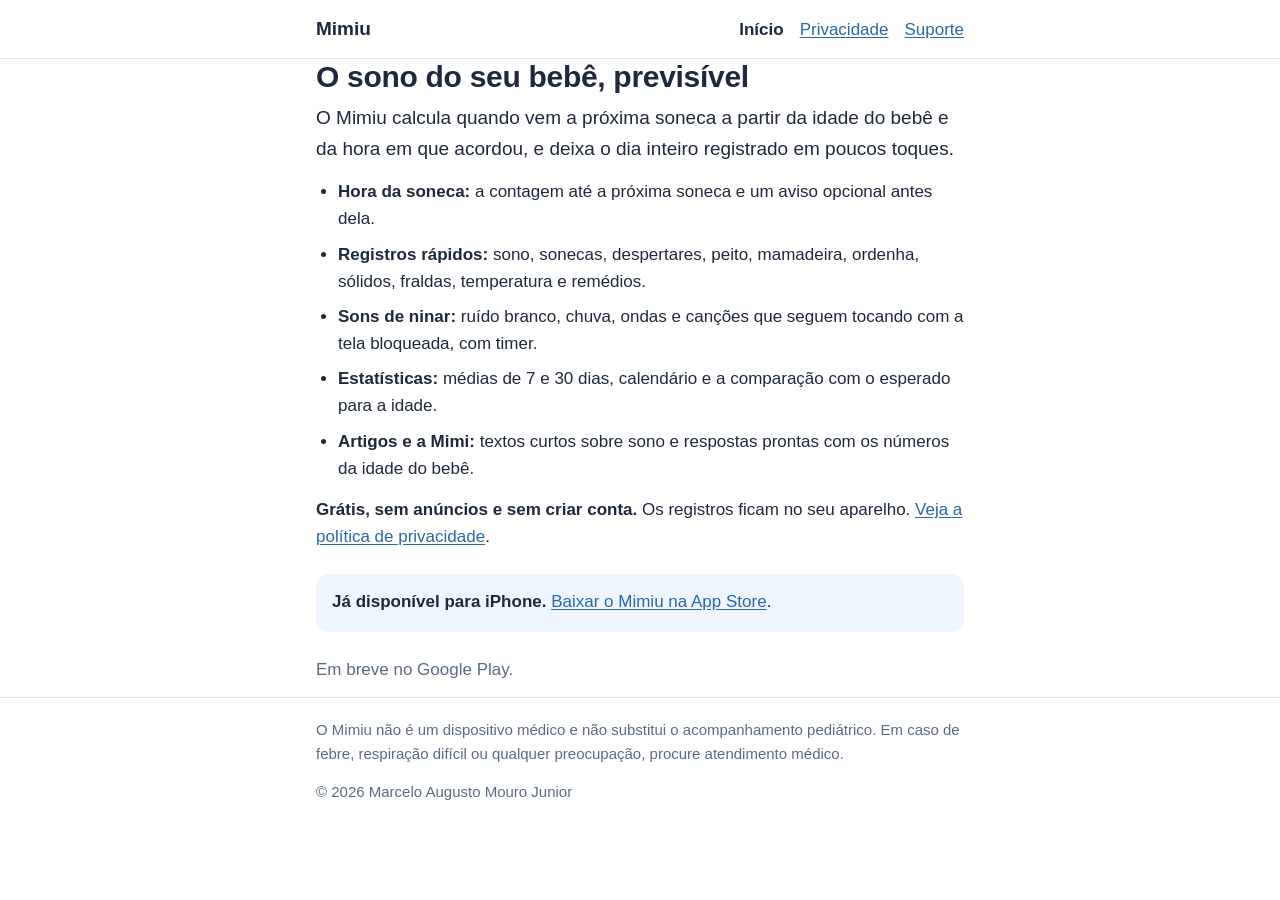
<file: index.html>
<!doctype html>
<!-- Gerado por scripts/politica.mjs. Não edite à mão: mude src/lib/privacy-policy.ts ou src/lib/links.ts e rode o script. -->
<html lang="pt-BR">
<head>
  <meta charset="utf-8">
  <meta name="viewport" content="width=device-width, initial-scale=1">
  <meta name="color-scheme" content="light dark">
  <meta name="description" content="Mimiu: hora da soneca pela idade do bebê, registros de sono, mamadas e fraldas, sons de ninar e estatísticas. Grátis, sem anúncios e sem conta.">
  <title>Mimiu · Rotina do seu Bebê</title>
  <link rel="stylesheet" href="estilo.css">
</head>
<body>
  <header class="site">
    <div class="wrap">
      <a class="brand" href="index.html">Mimiu</a>
      <nav aria-label="Páginas">
        <a href="index.html" aria-current="page">Início</a>
        <a href="privacidade.html">Privacidade</a>
        <a href="suporte.html">Suporte</a>
      </nav>
    </div>
  </header>
  <main class="wrap">
<h1>O sono do seu bebê, previsível</h1>
<p class="lead">O Mimiu calcula quando vem a próxima soneca a partir da idade do bebê e da hora em que acordou, e deixa o dia inteiro registrado em poucos toques.</p>
<ul>
  <li><strong>Hora da soneca:</strong> a contagem até a próxima soneca e um aviso opcional antes dela.</li>
  <li><strong>Registros rápidos:</strong> sono, sonecas, despertares, peito, mamadeira, ordenha, sólidos, fraldas, temperatura e remédios.</li>
  <li><strong>Sons de ninar:</strong> ruído branco, chuva, ondas e canções que seguem tocando com a tela bloqueada, com timer.</li>
  <li><strong>Estatísticas:</strong> médias de 7 e 30 dias, calendário e a comparação com o esperado para a idade.</li>
  <li><strong>Artigos e a Mimi:</strong> textos curtos sobre sono e respostas prontas com os números da idade do bebê.</li>
</ul>
<p><strong>Grátis, sem anúncios e sem criar conta.</strong> Os registros ficam no seu aparelho. <a href="privacidade.html">Veja a política de privacidade</a>.</p>
<div class="callout">
  <p><strong>Já disponível para iPhone.</strong> <a href="https://apps.apple.com/br/app/id6818666790">Baixar o Mimiu na App Store</a>.</p>
</div>
<p class="muted">Em breve no Google Play.</p>
  </main>
  <footer class="site">
    <div class="wrap">
      <p>O Mimiu não é um dispositivo médico e não substitui o acompanhamento pediátrico. Em caso de febre, respiração difícil ou qualquer preocupação, procure atendimento médico.</p>
      <p>© 2026 Marcelo Augusto Mouro Junior</p>
    </div>
  </footer>
</body>
</html>
</file>
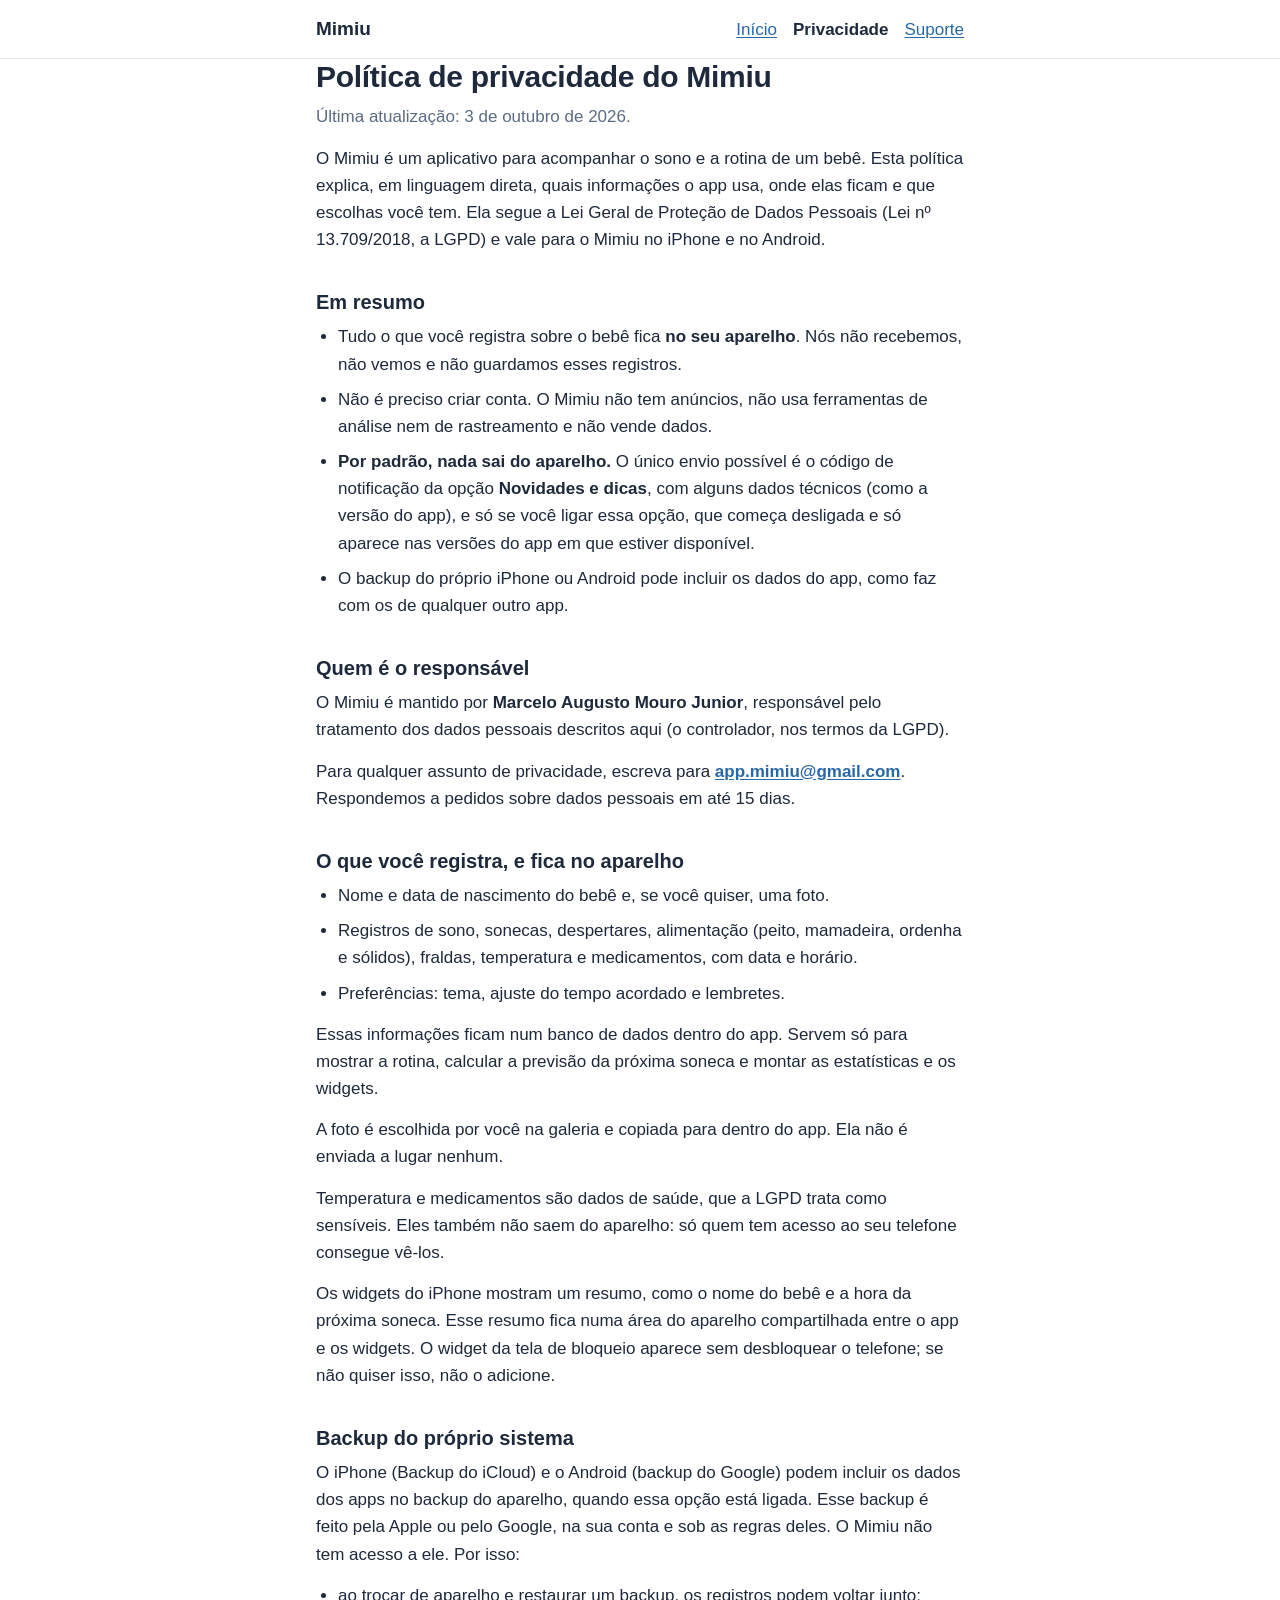
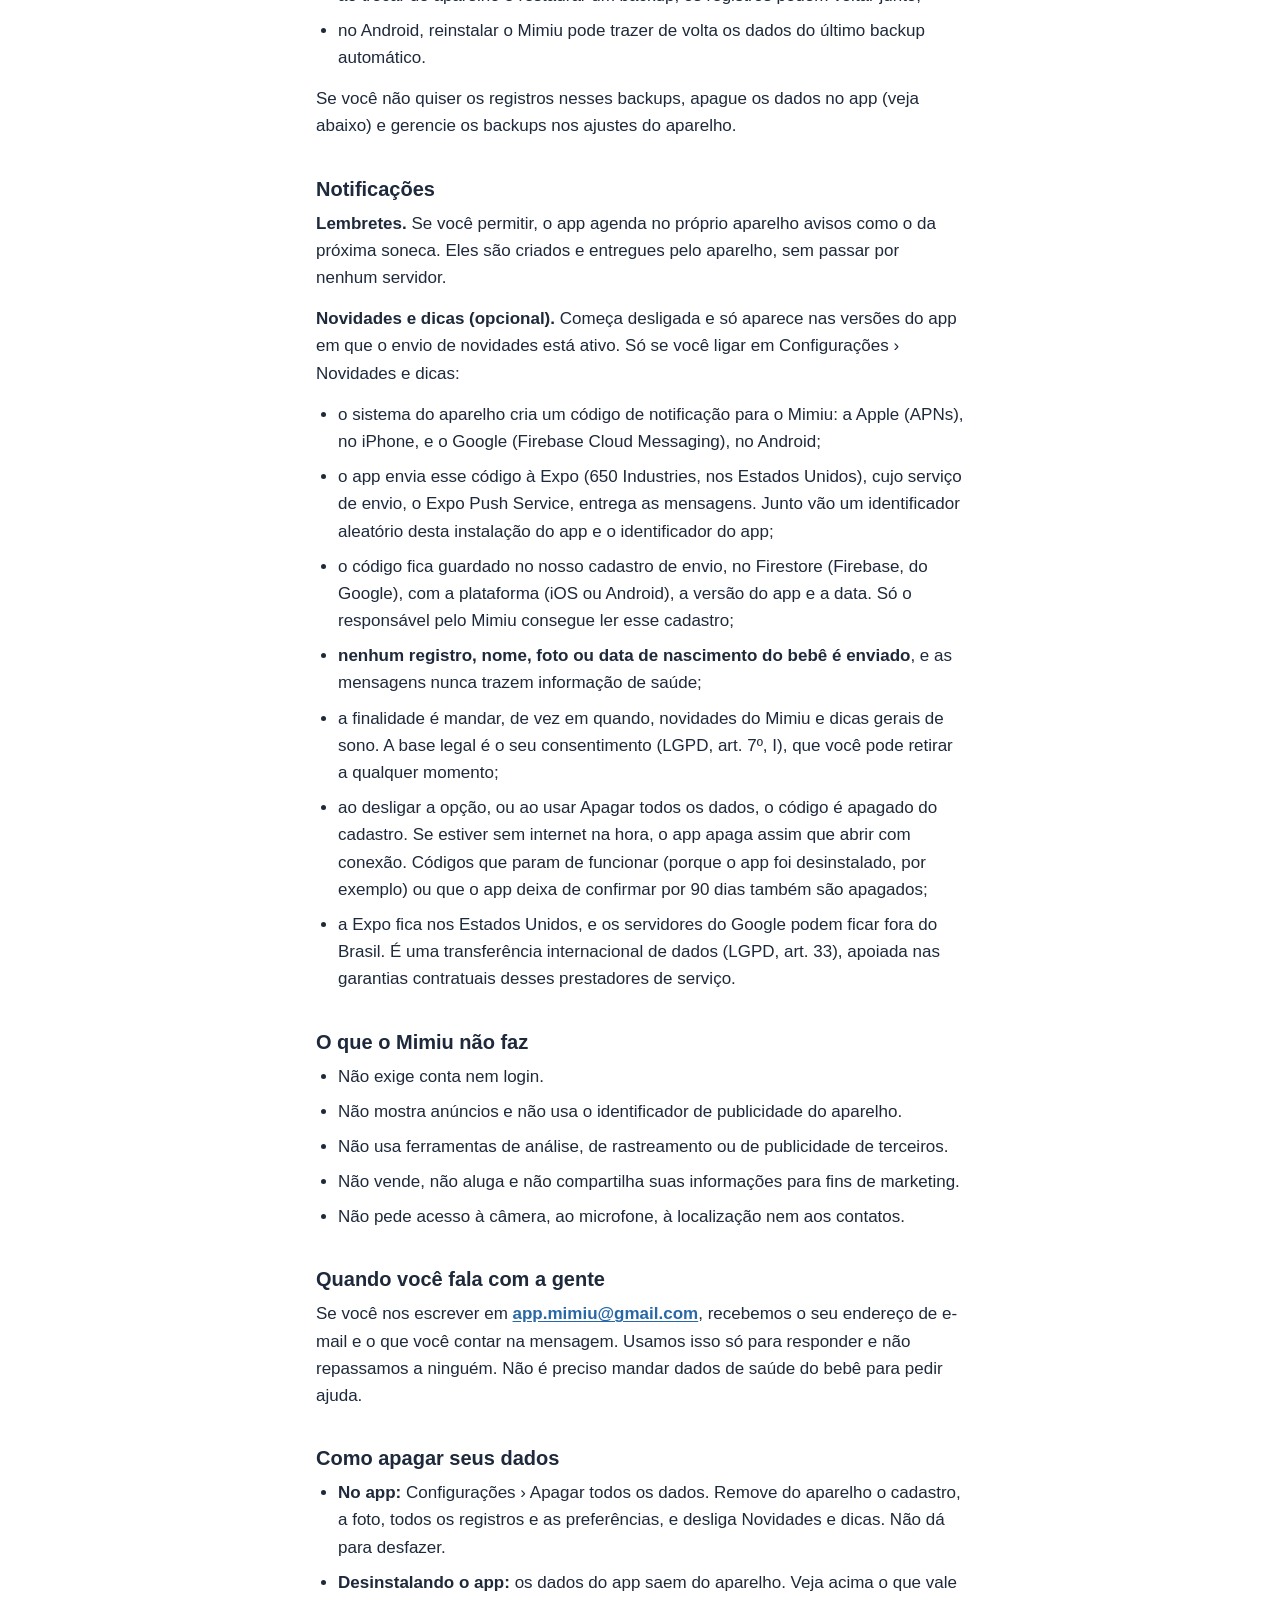
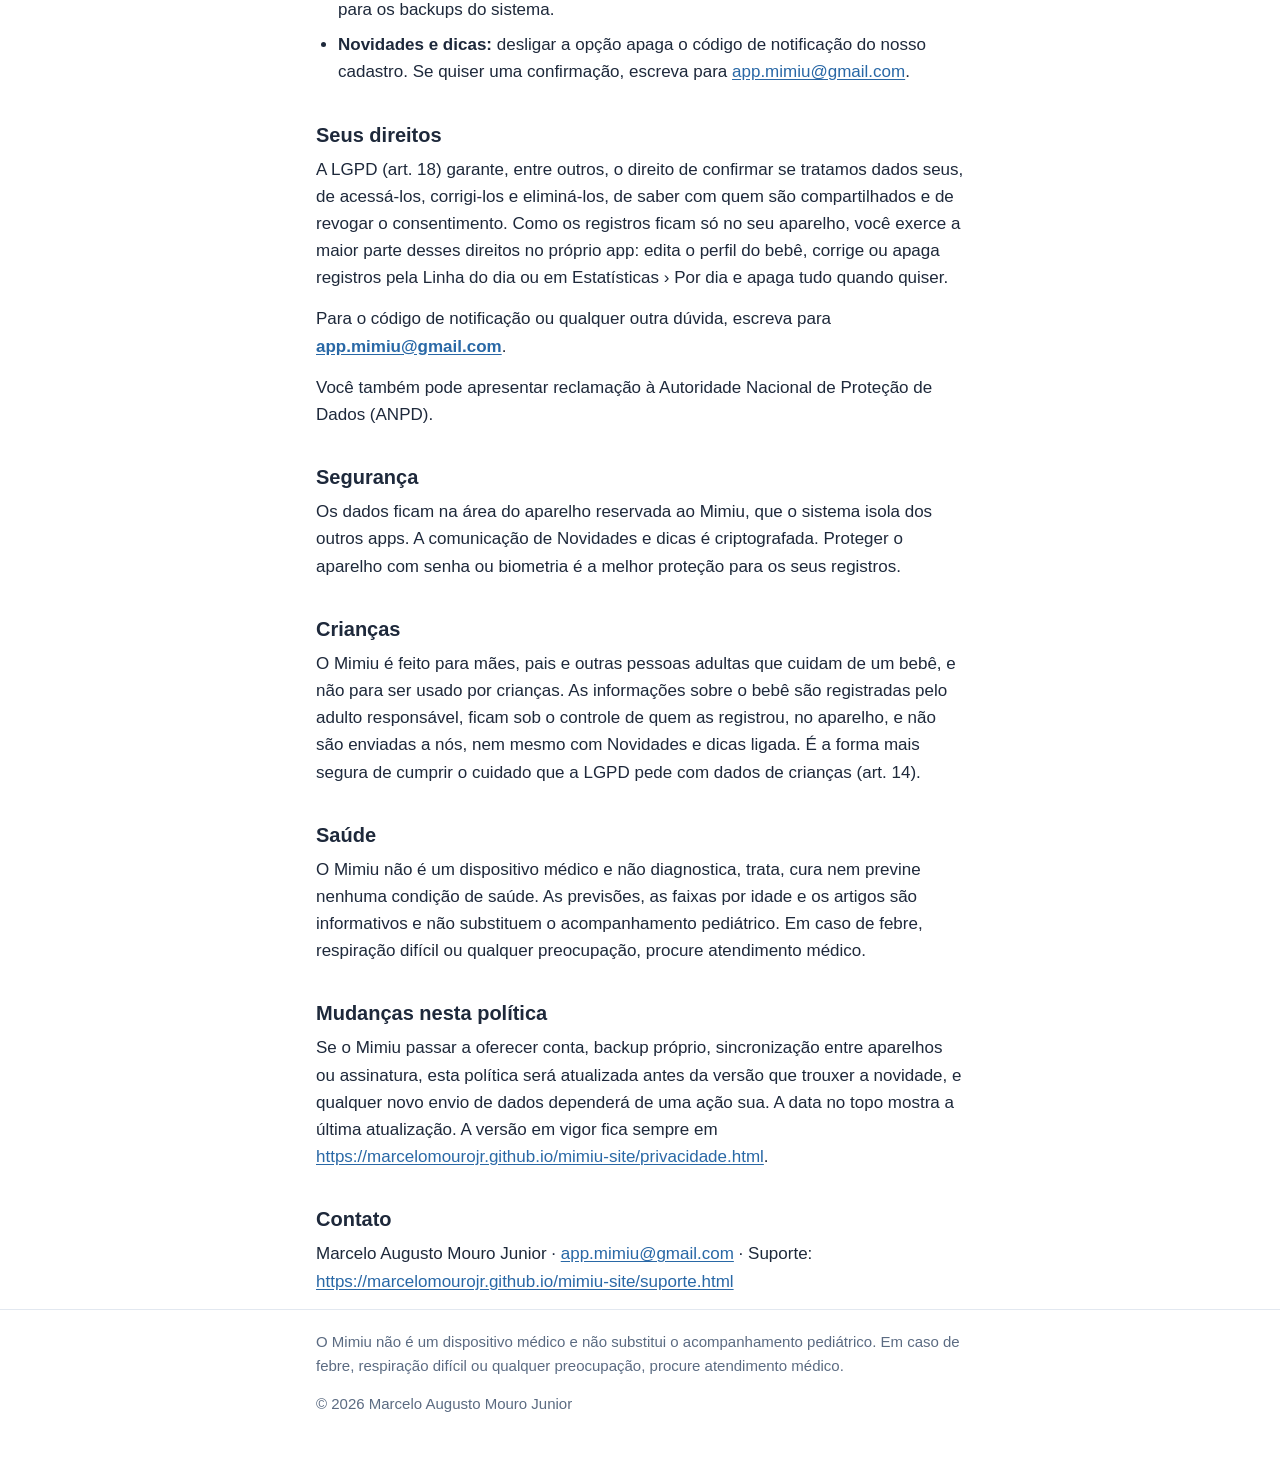
<file: privacidade.html>
<!doctype html>
<!-- Gerado por scripts/politica.mjs. Não edite à mão: mude src/lib/privacy-policy.ts ou src/lib/links.ts e rode o script. -->
<html lang="pt-BR">
<head>
  <meta charset="utf-8">
  <meta name="viewport" content="width=device-width, initial-scale=1">
  <meta name="color-scheme" content="light dark">
  <meta name="description" content="O que o Mimiu faz com as suas informações: tudo fica no aparelho, sem conta, sem anúncios e sem rastreamento.">
  <title>Política de privacidade · Mimiu</title>
  <link rel="stylesheet" href="estilo.css">
</head>
<body>
  <header class="site">
    <div class="wrap">
      <a class="brand" href="index.html">Mimiu</a>
      <nav aria-label="Páginas">
        <a href="index.html">Início</a>
        <a href="privacidade.html" aria-current="page">Privacidade</a>
        <a href="suporte.html">Suporte</a>
      </nav>
    </div>
  </header>
  <main class="wrap">
<h1>Política de privacidade do Mimiu</h1>
<p class="muted">Última atualização: 3 de outubro de 2026.</p>
<p>O Mimiu é um aplicativo para acompanhar o sono e a rotina de um bebê. Esta política explica, em linguagem direta, quais informações o app usa, onde elas ficam e que escolhas você tem. Ela segue a Lei Geral de Proteção de Dados Pessoais (Lei nº 13.709/2018, a LGPD) e vale para o Mimiu no iPhone e no Android.</p>
<h2>Em resumo</h2>
<ul>
  <li>Tudo o que você registra sobre o bebê fica <strong>no seu aparelho</strong>. Nós não recebemos, não vemos e não guardamos esses registros.</li>
  <li>Não é preciso criar conta. O Mimiu não tem anúncios, não usa ferramentas de análise nem de rastreamento e não vende dados.</li>
  <li><strong>Por padrão, nada sai do aparelho.</strong> O único envio possível é o código de notificação da opção <strong>Novidades e dicas</strong>, com alguns dados técnicos (como a versão do app), e só se você ligar essa opção, que começa desligada e só aparece nas versões do app em que estiver disponível.</li>
  <li>O backup do próprio iPhone ou Android pode incluir os dados do app, como faz com os de qualquer outro app.</li>
</ul>
<h2>Quem é o responsável</h2>
<p>O Mimiu é mantido por <strong>Marcelo Augusto Mouro Junior</strong>, responsável pelo tratamento dos dados pessoais descritos aqui (o controlador, nos termos da LGPD).</p>
<p>Para qualquer assunto de privacidade, escreva para <strong><a href="mailto:app.mimiu@gmail.com">app.mimiu@gmail.com</a></strong>. Respondemos a pedidos sobre dados pessoais em até 15 dias.</p>
<h2>O que você registra, e fica no aparelho</h2>
<ul>
  <li>Nome e data de nascimento do bebê e, se você quiser, uma foto.</li>
  <li>Registros de sono, sonecas, despertares, alimentação (peito, mamadeira, ordenha e sólidos), fraldas, temperatura e medicamentos, com data e horário.</li>
  <li>Preferências: tema, ajuste do tempo acordado e lembretes.</li>
</ul>
<p>Essas informações ficam num banco de dados dentro do app. Servem só para mostrar a rotina, calcular a previsão da próxima soneca e montar as estatísticas e os widgets.</p>
<p>A foto é escolhida por você na galeria e copiada para dentro do app. Ela não é enviada a lugar nenhum.</p>
<p>Temperatura e medicamentos são dados de saúde, que a LGPD trata como sensíveis. Eles também não saem do aparelho: só quem tem acesso ao seu telefone consegue vê-los.</p>
<p>Os widgets do iPhone mostram um resumo, como o nome do bebê e a hora da próxima soneca. Esse resumo fica numa área do aparelho compartilhada entre o app e os widgets. O widget da tela de bloqueio aparece sem desbloquear o telefone; se não quiser isso, não o adicione.</p>
<h2>Backup do próprio sistema</h2>
<p>O iPhone (Backup do iCloud) e o Android (backup do Google) podem incluir os dados dos apps no backup do aparelho, quando essa opção está ligada. Esse backup é feito pela Apple ou pelo Google, na sua conta e sob as regras deles. O Mimiu não tem acesso a ele. Por isso:</p>
<ul>
  <li>ao trocar de aparelho e restaurar um backup, os registros podem voltar junto;</li>
  <li>no Android, reinstalar o Mimiu pode trazer de volta os dados do último backup automático.</li>
</ul>
<p>Se você não quiser os registros nesses backups, apague os dados no app (veja abaixo) e gerencie os backups nos ajustes do aparelho.</p>
<h2>Notificações</h2>
<p><strong>Lembretes.</strong> Se você permitir, o app agenda no próprio aparelho avisos como o da próxima soneca. Eles são criados e entregues pelo aparelho, sem passar por nenhum servidor.</p>
<p><strong>Novidades e dicas (opcional).</strong> Começa desligada e só aparece nas versões do app em que o envio de novidades está ativo. Só se você ligar em Configurações › Novidades e dicas:</p>
<ul>
  <li>o sistema do aparelho cria um código de notificação para o Mimiu: a Apple (APNs), no iPhone, e o Google (Firebase Cloud Messaging), no Android;</li>
  <li>o app envia esse código à Expo (650 Industries, nos Estados Unidos), cujo serviço de envio, o Expo Push Service, entrega as mensagens. Junto vão um identificador aleatório desta instalação do app e o identificador do app;</li>
  <li>o código fica guardado no nosso cadastro de envio, no Firestore (Firebase, do Google), com a plataforma (iOS ou Android), a versão do app e a data. Só o responsável pelo Mimiu consegue ler esse cadastro;</li>
  <li><strong>nenhum registro, nome, foto ou data de nascimento do bebê é enviado</strong>, e as mensagens nunca trazem informação de saúde;</li>
  <li>a finalidade é mandar, de vez em quando, novidades do Mimiu e dicas gerais de sono. A base legal é o seu consentimento (LGPD, art. 7º, I), que você pode retirar a qualquer momento;</li>
  <li>ao desligar a opção, ou ao usar Apagar todos os dados, o código é apagado do cadastro. Se estiver sem internet na hora, o app apaga assim que abrir com conexão. Códigos que param de funcionar (porque o app foi desinstalado, por exemplo) ou que o app deixa de confirmar por 90 dias também são apagados;</li>
  <li>a Expo fica nos Estados Unidos, e os servidores do Google podem ficar fora do Brasil. É uma transferência internacional de dados (LGPD, art. 33), apoiada nas garantias contratuais desses prestadores de serviço.</li>
</ul>
<h2>O que o Mimiu não faz</h2>
<ul>
  <li>Não exige conta nem login.</li>
  <li>Não mostra anúncios e não usa o identificador de publicidade do aparelho.</li>
  <li>Não usa ferramentas de análise, de rastreamento ou de publicidade de terceiros.</li>
  <li>Não vende, não aluga e não compartilha suas informações para fins de marketing.</li>
  <li>Não pede acesso à câmera, ao microfone, à localização nem aos contatos.</li>
</ul>
<h2>Quando você fala com a gente</h2>
<p>Se você nos escrever em <strong><a href="mailto:app.mimiu@gmail.com">app.mimiu@gmail.com</a></strong>, recebemos o seu endereço de e-mail e o que você contar na mensagem. Usamos isso só para responder e não repassamos a ninguém. Não é preciso mandar dados de saúde do bebê para pedir ajuda.</p>
<h2>Como apagar seus dados</h2>
<ul>
  <li><strong>No app:</strong> Configurações › Apagar todos os dados. Remove do aparelho o cadastro, a foto, todos os registros e as preferências, e desliga Novidades e dicas. Não dá para desfazer.</li>
  <li><strong>Desinstalando o app:</strong> os dados do app saem do aparelho. Veja acima o que vale para os backups do sistema.</li>
  <li><strong>Novidades e dicas:</strong> desligar a opção apaga o código de notificação do nosso cadastro. Se quiser uma confirmação, escreva para <a href="mailto:app.mimiu@gmail.com">app.mimiu@gmail.com</a>.</li>
</ul>
<h2>Seus direitos</h2>
<p>A LGPD (art. 18) garante, entre outros, o direito de confirmar se tratamos dados seus, de acessá-los, corrigi-los e eliminá-los, de saber com quem são compartilhados e de revogar o consentimento. Como os registros ficam só no seu aparelho, você exerce a maior parte desses direitos no próprio app: edita o perfil do bebê, corrige ou apaga registros pela Linha do dia ou em Estatísticas › Por dia e apaga tudo quando quiser.</p>
<p>Para o código de notificação ou qualquer outra dúvida, escreva para <strong><a href="mailto:app.mimiu@gmail.com">app.mimiu@gmail.com</a></strong>.</p>
<p>Você também pode apresentar reclamação à Autoridade Nacional de Proteção de Dados (ANPD).</p>
<h2>Segurança</h2>
<p>Os dados ficam na área do aparelho reservada ao Mimiu, que o sistema isola dos outros apps. A comunicação de Novidades e dicas é criptografada. Proteger o aparelho com senha ou biometria é a melhor proteção para os seus registros.</p>
<h2>Crianças</h2>
<p>O Mimiu é feito para mães, pais e outras pessoas adultas que cuidam de um bebê, e não para ser usado por crianças. As informações sobre o bebê são registradas pelo adulto responsável, ficam sob o controle de quem as registrou, no aparelho, e não são enviadas a nós, nem mesmo com Novidades e dicas ligada. É a forma mais segura de cumprir o cuidado que a LGPD pede com dados de crianças (art. 14).</p>
<h2>Saúde</h2>
<p>O Mimiu não é um dispositivo médico e não diagnostica, trata, cura nem previne nenhuma condição de saúde. As previsões, as faixas por idade e os artigos são informativos e não substituem o acompanhamento pediátrico. Em caso de febre, respiração difícil ou qualquer preocupação, procure atendimento médico.</p>
<h2>Mudanças nesta política</h2>
<p>Se o Mimiu passar a oferecer conta, backup próprio, sincronização entre aparelhos ou assinatura, esta política será atualizada antes da versão que trouxer a novidade, e qualquer novo envio de dados dependerá de uma ação sua. A data no topo mostra a última atualização. A versão em vigor fica sempre em <a href="https://marcelomourojr.github.io/mimiu-site/privacidade.html">https://marcelomourojr.github.io/mimiu-site/privacidade.html</a>.</p>
<h2>Contato</h2>
<p>Marcelo Augusto Mouro Junior · <a href="mailto:app.mimiu@gmail.com">app.mimiu@gmail.com</a> · Suporte: <a href="https://marcelomourojr.github.io/mimiu-site/suporte.html">https://marcelomourojr.github.io/mimiu-site/suporte.html</a></p>
  </main>
  <footer class="site">
    <div class="wrap">
      <p>O Mimiu não é um dispositivo médico e não substitui o acompanhamento pediátrico. Em caso de febre, respiração difícil ou qualquer preocupação, procure atendimento médico.</p>
      <p>© 2026 Marcelo Augusto Mouro Junior</p>
    </div>
  </footer>
</body>
</html>
</file>
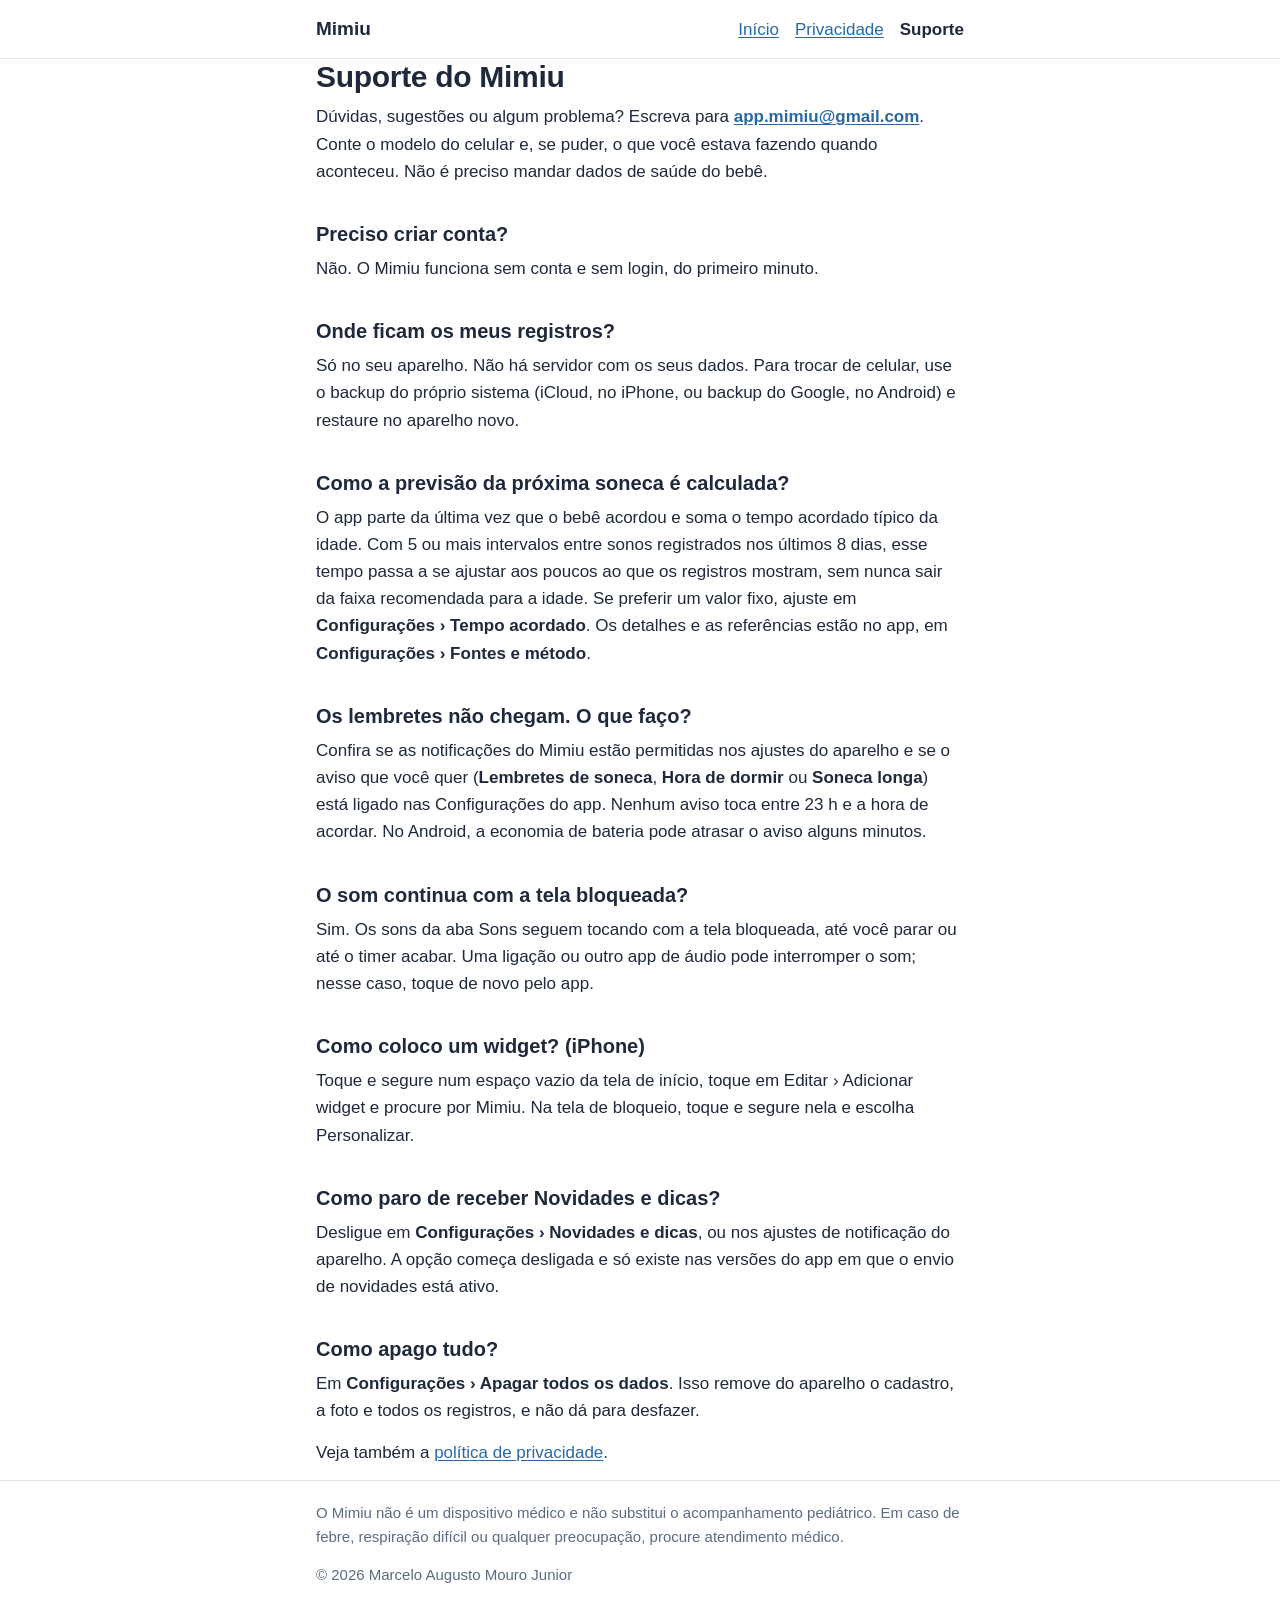
<file: suporte.html>
<!doctype html>
<!-- Gerado por scripts/politica.mjs. Não edite à mão: mude src/lib/privacy-policy.ts ou src/lib/links.ts e rode o script. -->
<html lang="pt-BR">
<head>
  <meta charset="utf-8">
  <meta name="viewport" content="width=device-width, initial-scale=1">
  <meta name="color-scheme" content="light dark">
  <meta name="description" content="Ajuda com o Mimiu: contato, perguntas frequentes e como apagar os seus dados.">
  <title>Suporte · Mimiu</title>
  <link rel="stylesheet" href="estilo.css">
</head>
<body>
  <header class="site">
    <div class="wrap">
      <a class="brand" href="index.html">Mimiu</a>
      <nav aria-label="Páginas">
        <a href="index.html">Início</a>
        <a href="privacidade.html">Privacidade</a>
        <a href="suporte.html" aria-current="page">Suporte</a>
      </nav>
    </div>
  </header>
  <main class="wrap">
<h1>Suporte do Mimiu</h1>
<p>Dúvidas, sugestões ou algum problema? Escreva para <strong><a href="mailto:app.mimiu@gmail.com">app.mimiu@gmail.com</a></strong>. Conte o modelo do celular e, se puder, o que você estava fazendo quando aconteceu. Não é preciso mandar dados de saúde do bebê.</p>
<h2>Preciso criar conta?</h2>
<p>Não. O Mimiu funciona sem conta e sem login, do primeiro minuto.</p>
<h2>Onde ficam os meus registros?</h2>
<p>Só no seu aparelho. Não há servidor com os seus dados. Para trocar de celular, use o backup do próprio sistema (iCloud, no iPhone, ou backup do Google, no Android) e restaure no aparelho novo.</p>
<h2>Como a previsão da próxima soneca é calculada?</h2>
<p>O app parte da última vez que o bebê acordou e soma o tempo acordado típico da idade. Com 5 ou mais intervalos entre sonos registrados nos últimos 8 dias, esse tempo passa a se ajustar aos poucos ao que os registros mostram, sem nunca sair da faixa recomendada para a idade. Se preferir um valor fixo, ajuste em <strong>Configurações › Tempo acordado</strong>. Os detalhes e as referências estão no app, em <strong>Configurações › Fontes e método</strong>.</p>
<h2>Os lembretes não chegam. O que faço?</h2>
<p>Confira se as notificações do Mimiu estão permitidas nos ajustes do aparelho e se o aviso que você quer (<strong>Lembretes de soneca</strong>, <strong>Hora de dormir</strong> ou <strong>Soneca longa</strong>) está ligado nas Configurações do app. Nenhum aviso toca entre 23 h e a hora de acordar. No Android, a economia de bateria pode atrasar o aviso alguns minutos.</p>
<h2>O som continua com a tela bloqueada?</h2>
<p>Sim. Os sons da aba Sons seguem tocando com a tela bloqueada, até você parar ou até o timer acabar. Uma ligação ou outro app de áudio pode interromper o som; nesse caso, toque de novo pelo app.</p>
<h2>Como coloco um widget? (iPhone)</h2>
<p>Toque e segure num espaço vazio da tela de início, toque em Editar › Adicionar widget e procure por Mimiu. Na tela de bloqueio, toque e segure nela e escolha Personalizar.</p>
<h2>Como paro de receber Novidades e dicas?</h2>
<p>Desligue em <strong>Configurações › Novidades e dicas</strong>, ou nos ajustes de notificação do aparelho. A opção começa desligada e só existe nas versões do app em que o envio de novidades está ativo.</p>
<h2>Como apago tudo?</h2>
<p>Em <strong>Configurações › Apagar todos os dados</strong>. Isso remove do aparelho o cadastro, a foto e todos os registros, e não dá para desfazer.</p>
<p>Veja também a <a href="privacidade.html">política de privacidade</a>.</p>
  </main>
  <footer class="site">
    <div class="wrap">
      <p>O Mimiu não é um dispositivo médico e não substitui o acompanhamento pediátrico. Em caso de febre, respiração difícil ou qualquer preocupação, procure atendimento médico.</p>
      <p>© 2026 Marcelo Augusto Mouro Junior</p>
    </div>
  </footer>
</body>
</html>
</file>
<file: estilo.css>
/*
 * Site público do Mimiu: política, suporte e página inicial.
 * Sem fonte externa, sem script, sem rastreador — a página da política não
 * pode contradizer a política. As cores são as do app, com o contraste
 * medido (WCAG AA) nos dois temas.
 */
:root {
  color-scheme: light dark;
  --bg: #ffffff;
  --text: #1e293b;
  --muted: #5b6b82;
  --link: #2968a6;
  --border: #e2e8f0;
  --callout: #eef5fd;
  --mark-fg: #7a4a00;
  --mark-bg: #fff4d6;
}

@media (prefers-color-scheme: dark) {
  :root {
    --bg: #0b1424;
    --text: #e8eef7;
    --muted: #94a6c0;
    --link: #7db6ee;
    --border: #1e2c46;
    --callout: #16284a;
    --mark-fg: #ffd98a;
    --mark-bg: #3a2a05;
  }
}

* {
  box-sizing: border-box;
}

html {
  -webkit-text-size-adjust: 100%;
  text-size-adjust: 100%;
}

body {
  margin: 0;
  background: var(--bg);
  color: var(--text);
  font: 17px/1.6 -apple-system, BlinkMacSystemFont, 'Segoe UI', Roboto, 'Helvetica Neue', Arial,
    sans-serif;
  /* E-mail e URL compridos quebram em vez de empurrar a página para o lado. */
  overflow-wrap: anywhere;
}

.wrap {
  max-width: 680px;
  margin: 0 auto;
  padding: 0 16px;
}

header.site {
  border-bottom: 1px solid var(--border);
}

header.site .wrap {
  display: flex;
  flex-wrap: wrap;
  align-items: center;
  justify-content: space-between;
  gap: 8px 16px;
  padding-top: 14px;
  padding-bottom: 14px;
}

.brand {
  color: var(--text);
  font-size: 19px;
  font-weight: 600;
  text-decoration: none;
}

nav {
  display: flex;
  flex-wrap: wrap;
  gap: 16px;
}

nav a[aria-current='page'] {
  color: var(--text);
  font-weight: 600;
  text-decoration: none;
}

main {
  padding-top: 32px;
  padding-bottom: 48px;
}

h1 {
  margin: 0 0 8px;
  font-size: 30px;
  line-height: 1.2;
  letter-spacing: -0.01em;
}

h2 {
  margin: 36px 0 8px;
  font-size: 20px;
  line-height: 1.3;
}

p,
ul {
  margin: 0 0 14px;
}

ul {
  padding-left: 22px;
}

li {
  margin-bottom: 8px;
}

a {
  color: var(--link);
  text-underline-offset: 2px;
}

a:focus-visible {
  outline: 2px solid var(--link);
  outline-offset: 2px;
  border-radius: 2px;
}

.lead {
  font-size: 19px;
}

.muted {
  color: var(--muted);
}

.callout {
  margin: 24px 0;
  padding: 14px 16px 2px;
  border-radius: 14px;
  background: var(--callout);
}

mark {
  padding: 0 3px;
  border-radius: 4px;
  background: var(--mark-bg);
  color: var(--mark-fg);
  font-weight: 600;
}

.draft {
  padding: 10px 14px;
  border-radius: 10px;
  background: var(--mark-bg);
  color: var(--mark-fg);
}

.draft mark {
  padding: 0;
}

footer.site {
  border-top: 1px solid var(--border);
  padding: 20px 0 32px;
  color: var(--muted);
  font-size: 15px;
}
</file>
